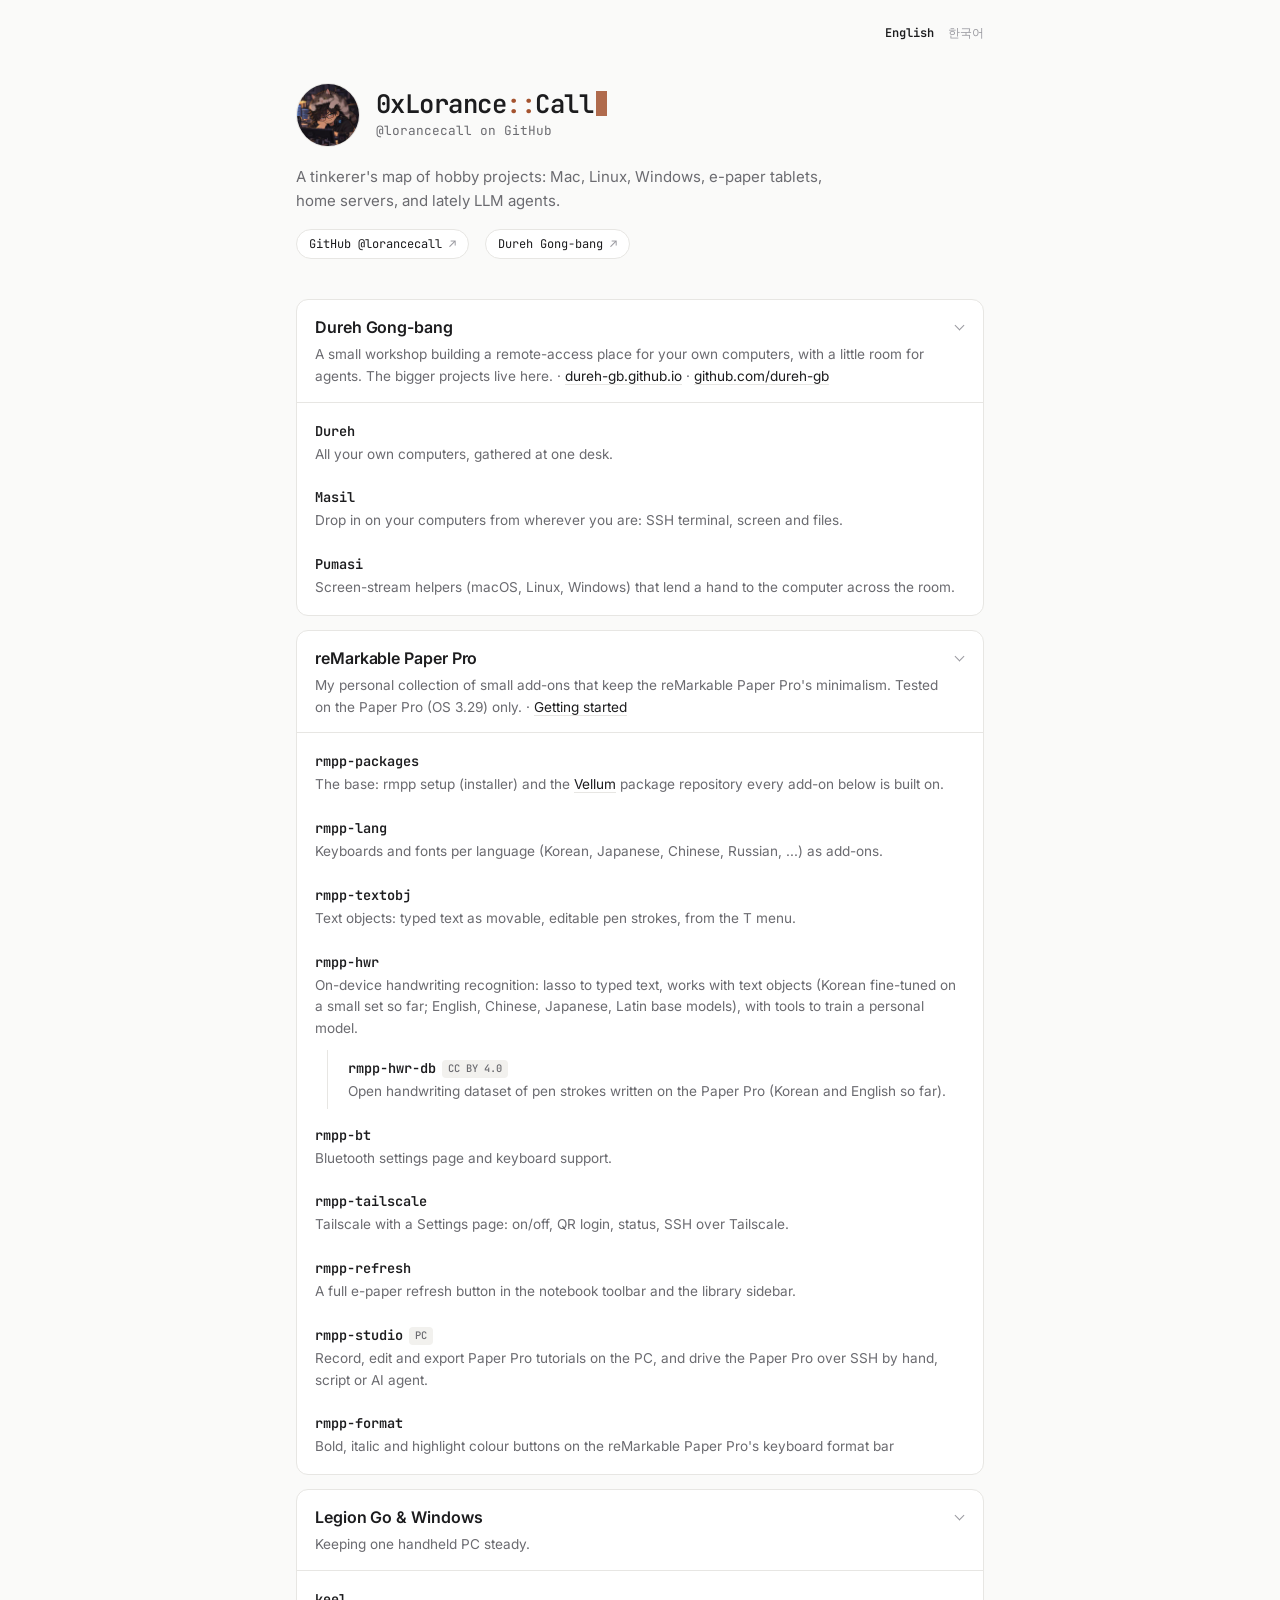
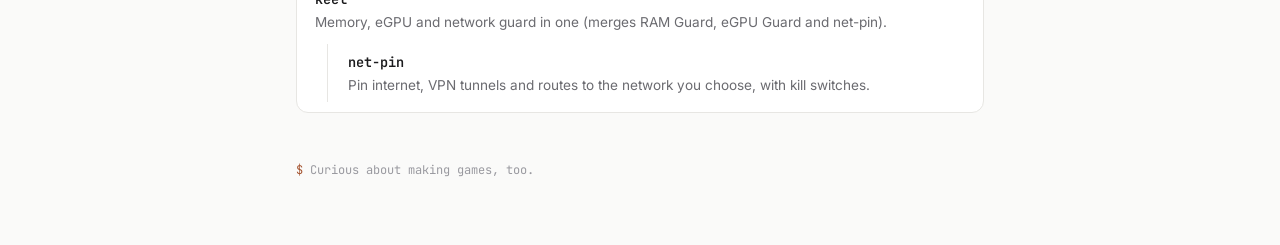
<file: index.html>
<!doctype html>
<html lang="en">
<head>
<meta charset="utf-8">
<meta name="viewport" content="width=device-width, initial-scale=1">
<title>0xLorance::Call</title>
<meta name="description" content="A map of Lorance Call's hobby projects">
<link rel="alternate" hreflang="ko" href="ko.html">
<link rel="preconnect" href="https://fonts.googleapis.com">
<link rel="preconnect" href="https://fonts.gstatic.com" crossorigin>
<link href="https://fonts.googleapis.com/css2?family=Inter:wght@400;600&family=JetBrains+Mono:wght@400;600&display=swap" rel="stylesheet">
<link rel="stylesheet" href="style.css">
</head>
<body>
<main>
<div class="lang"><strong>English</strong><a href="ko.html" hreflang="ko" lang="ko">한국어</a></div>
<header>
  <div class="who">
    <img class="avatar" src="images/github-avatar.jpg" alt="GitHub profile picture of lorancecall" width="64" height="64">
    <div>
      <h1>0xLorance<span class="sep">::</span>Call</h1>
      <p class="handle">@lorancecall on GitHub</p>
    </div>
  </div>
  <p>A tinkerer's map of hobby projects: Mac, Linux, Windows, e-paper tablets, home servers, and lately LLM agents.</p>
  <p class="links"><a href="https://github.com/lorancecall">GitHub @lorancecall</a> · <a href="https://dureh-gb.github.io">Dureh Gong-bang</a></p>
</header>

<nav class="tree" aria-label="Projects">
<ul>

  <li class="group">
    <details open>
      <summary class="node"><span class="name">Dureh Gong-bang</span>
        <span class="desc">A small workshop building a remote-access place for your own computers, with a little room for agents. The bigger projects live here. · <a href="https://dureh-gb.github.io">dureh-gb.github.io</a> · <a href="https://github.com/dureh-gb">github.com/dureh-gb</a></span>
      </summary>
      <ul>
        <li><span class="node"><a class="name" href="https://dureh-gb.github.io/dureh.html">Dureh</a>
          <span class="desc">All your own computers, gathered at one desk.</span></span></li>
        <li><span class="node"><a class="name" href="https://dureh-gb.github.io/masil.html">Masil</a>
          <span class="desc">Drop in on your computers from wherever you are: SSH terminal, screen and files.</span></span></li>
        <li><span class="node"><a class="name" href="https://dureh-gb.github.io/pumasi.html">Pumasi</a>
          <span class="desc">Screen-stream helpers (macOS, Linux, Windows) that lend a hand to the computer across the room.</span></span></li>
      </ul>
    </details>
  </li>

  <li class="group">
    <details open>
      <summary class="node"><a class="name" href="rmpp/">reMarkable Paper Pro</a>
        <span class="desc">My personal collection of small add-ons that keep the reMarkable Paper Pro's minimalism. Tested on the Paper Pro (OS 3.29) only. · <a href="rmpp/">Getting started</a></span>
      </summary>
      <ul>
<!-- rmpp:tree -->
        <li><span class="node"><a class="name" href="https://github.com/lorancecall/rmpp-packages">rmpp-packages</a>
          <span class="desc">The base: rmpp setup (installer) and the <a href="https://github.com/vellum-dev/vellum">Vellum</a> package repository every add-on below is built on.</span></span></li>
        <li><span class="node"><a class="name" href="https://github.com/lorancecall/rmpp-lang">rmpp-lang</a>
          <span class="desc">Keyboards and fonts per language (Korean, Japanese, Chinese, Russian, ...) as add-ons.</span></span></li>
        <li><span class="node"><a class="name" href="https://github.com/lorancecall/rmpp-textobj">rmpp-textobj</a>
          <span class="desc">Text objects: typed text as movable, editable pen strokes, from the T menu.</span></span></li>
        <li><span class="node"><a class="name" href="https://github.com/lorancecall/rmpp-hwr">rmpp-hwr</a>
          <span class="desc">On-device handwriting recognition: lasso to typed text, works with text objects (Korean fine-tuned on a small set so far; English, Chinese, Japanese, Latin base models), with tools to train a personal model.</span></span>
          <ul>
            <li><span class="node"><a class="name" href="https://github.com/lorancecall/rmpp-hwr-db">rmpp-hwr-db</a><span class="tag">CC BY 4.0</span>
              <span class="desc">Open handwriting dataset of pen strokes written on the Paper Pro (Korean and English so far).</span></span></li>
          </ul>
        </li>
        <li><span class="node"><a class="name" href="https://github.com/lorancecall/rmpp-bt">rmpp-bt</a>
          <span class="desc">Bluetooth settings page and keyboard support.</span></span></li>
        <li><span class="node"><a class="name" href="https://github.com/lorancecall/rmpp-tailscale">rmpp-tailscale</a>
          <span class="desc">Tailscale with a Settings page: on/off, QR login, status, SSH over Tailscale.</span></span></li>
        <li><span class="node"><a class="name" href="https://github.com/lorancecall/rmpp-refresh">rmpp-refresh</a>
          <span class="desc">A full e-paper refresh button in the notebook toolbar and the library sidebar.</span></span></li>
        <li><span class="node"><a class="name" href="https://github.com/lorancecall/rmpp-studio">rmpp-studio</a><span class="tag">PC</span>
          <span class="desc">Record, edit and export Paper Pro tutorials on the PC, and drive the Paper Pro over SSH by hand, script or AI agent.</span></span></li>
        <li><span class="node"><a class="name" href="https://github.com/lorancecall/rmpp-format">rmpp-format</a>
          <span class="desc">Bold, italic and highlight colour buttons on the reMarkable Paper Pro&#x27;s keyboard format bar</span></span></li>
<!-- /rmpp:tree -->
      </ul>
    </details>
  </li>

  <li class="group">
    <details open>
      <summary class="node"><span class="name">Legion Go &amp; Windows</span>
        <span class="desc">Keeping one handheld PC steady.</span>
      </summary>
      <ul>
        <li><span class="node"><a class="name" href="https://github.com/lorancecall/keel">keel</a>
          <span class="desc">Memory, eGPU and network guard in one (merges RAM Guard, eGPU Guard and net-pin).</span></span>
          <ul>
            <li><span class="node"><a class="name" href="https://github.com/lorancecall/net-pin">net-pin</a>
              <span class="desc">Pin internet, VPN tunnels and routes to the network you choose, with kill switches.</span></span></li>
          </ul>
        </li>
      </ul>
    </details>
  </li>

</ul>
</nav>

<footer>Curious about making games, too.</footer>
</main>
</body>
</html>
</file>
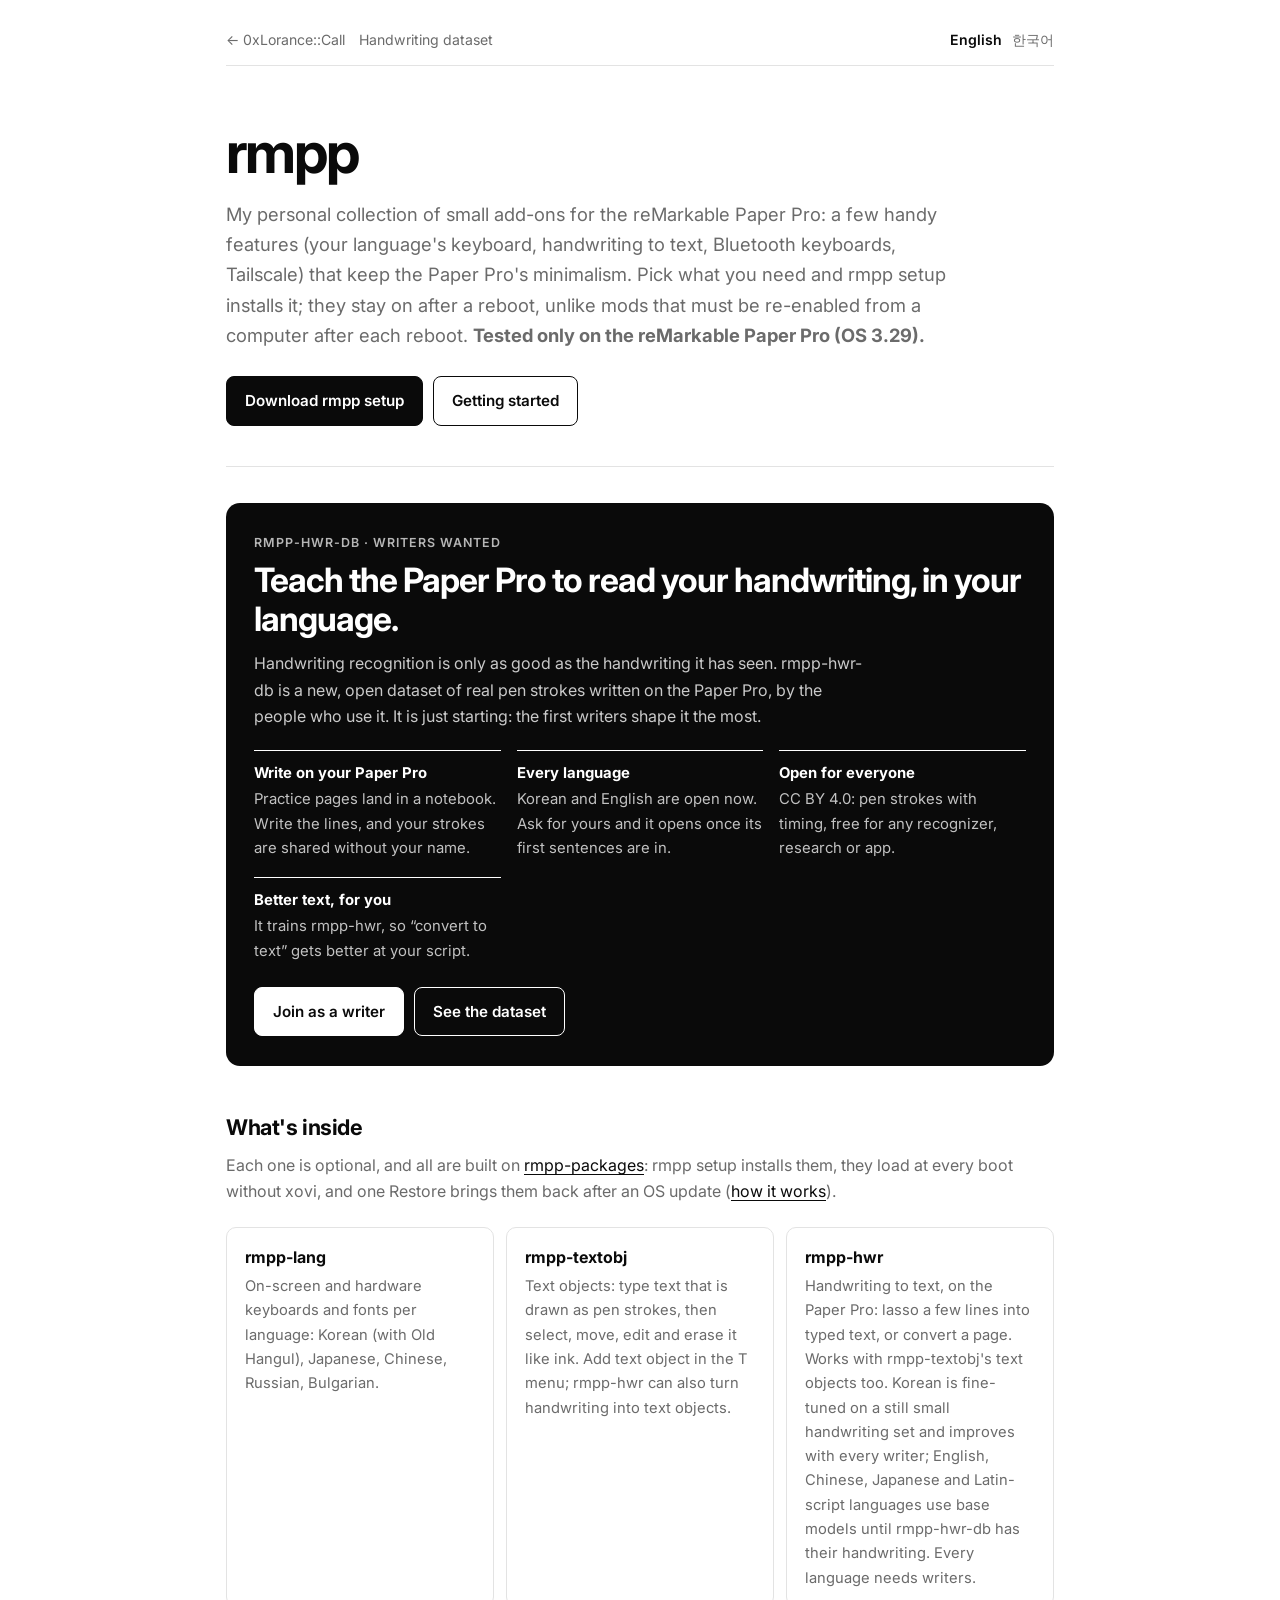
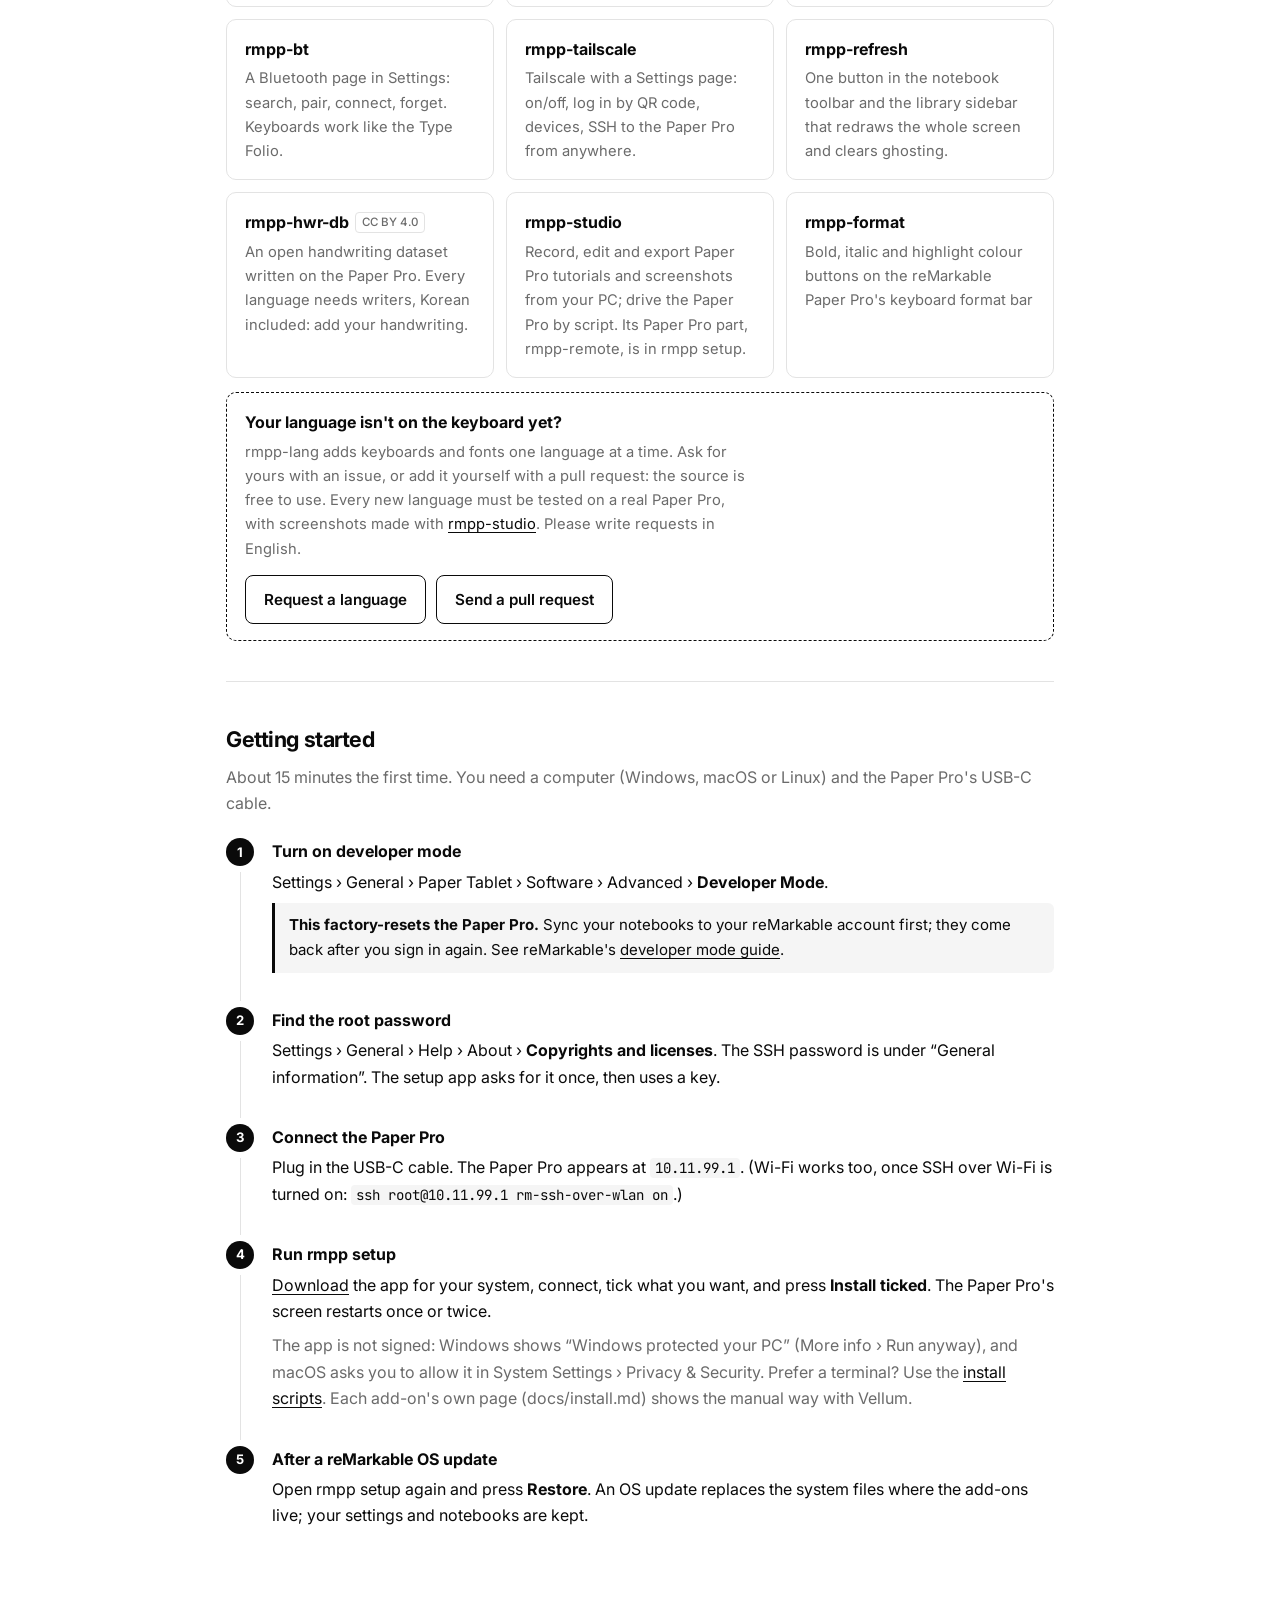
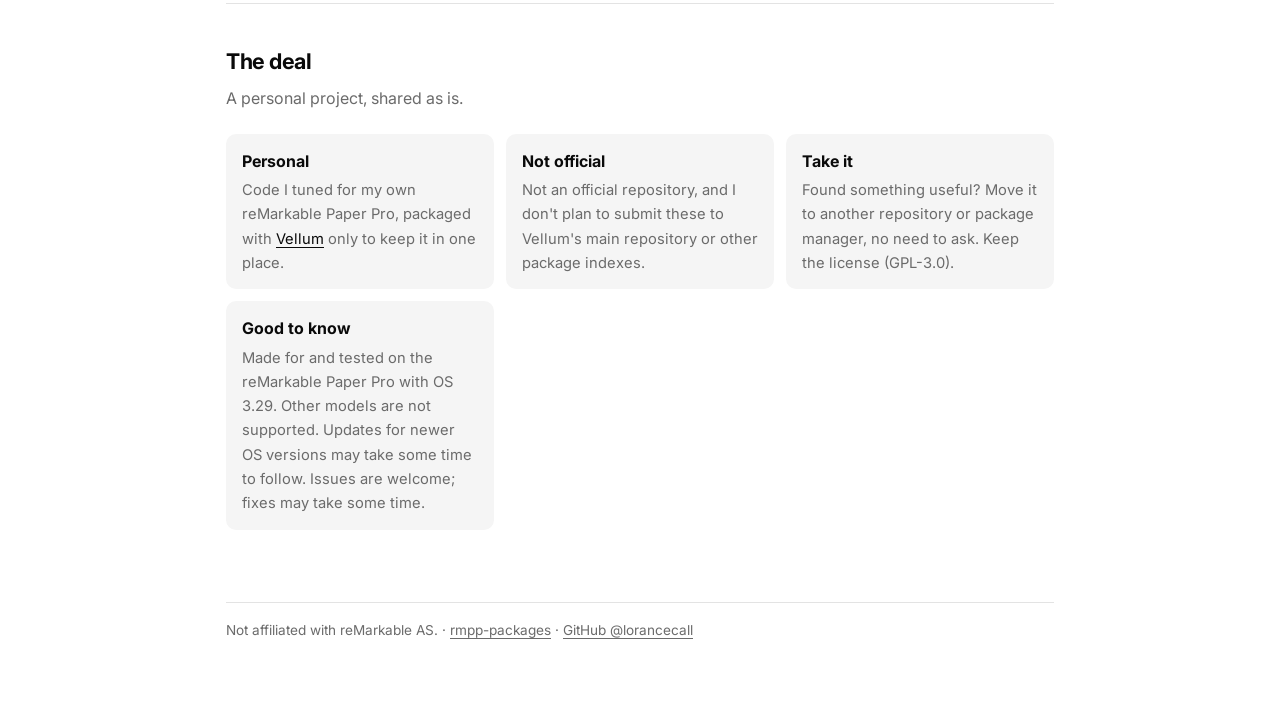
<file: rmpp/index.html>
<!doctype html>
<html lang="en">
<head>
<meta charset="utf-8">
<meta name="viewport" content="width=device-width, initial-scale=1">
<title>rmpp · add-ons for reMarkable Paper Pro</title>
<meta name="description" content="My personal collection of small add-ons for the reMarkable Paper Pro: a few handy features that keep its minimalism. Tested on the Paper Pro only.">
<link rel="alternate" hreflang="ko" href="ko.html">
<link rel="preconnect" href="https://fonts.googleapis.com">
<link rel="preconnect" href="https://fonts.gstatic.com" crossorigin>
<link href="https://fonts.googleapis.com/css2?family=Inter:wght@400;500;600;700&family=JetBrains+Mono:wght@400&display=swap" rel="stylesheet">
<link rel="stylesheet" href="style.css">
</head>
<body>
<main>
<div class="top">
  <nav><a href="../">← 0xLorance::Call</a><a href="#handwriting">Handwriting dataset</a></nav>
  <span class="langs"><strong>English</strong><a href="ko.html" hreflang="ko" lang="ko">한국어</a></span>
</div>

<div class="hero">
  <h1>rmpp</h1>
  <p class="lead">My personal collection of small add-ons for the reMarkable Paper Pro: a few handy features
    (your language's keyboard, handwriting to text, Bluetooth keyboards, Tailscale) that keep the Paper Pro's minimalism.
    Pick what you need and rmpp setup installs it; they stay on after a reboot, unlike mods that must be re-enabled
    from a computer after each reboot.
    <strong>Tested only on the reMarkable Paper Pro (OS 3.29).</strong></p>
  <div class="cta">
    <a class="btn primary" href="https://github.com/lorancecall/rmpp-packages/releases/latest">Download rmpp setup</a>
    <a class="btn" href="#start">Getting started</a>
  </div>
</div>

<section class="promo" id="handwriting">
  <p class="kicker">rmpp-hwr-db · writers wanted</p>
  <h2>Teach the Paper Pro to read your handwriting, in your language.</h2>
  <p class="sub">Handwriting recognition is only as good as the handwriting it has seen. rmpp-hwr-db is a new, open
    dataset of real pen strokes written on the Paper Pro, by the people who use it. It is just starting: the first
    writers shape it the most.</p>
  <ul class="points">
    <li><strong>Write on your Paper Pro</strong><span>Practice pages land in a notebook. Write the lines, and your
      strokes are shared without your name.</span></li>
    <li><strong>Every language</strong><span>Korean and English are open now. Ask for yours and it opens once its
      first sentences are in.</span></li>
    <li><strong>Open for everyone</strong><span>CC BY 4.0: pen strokes with timing, free for any recognizer,
      research or app.</span></li>
    <li><strong>Better text, for you</strong><span>It trains rmpp-hwr, so “convert to text” gets better at your script.</span></li>
  </ul>
  <div class="cta">
    <a class="btn primary" href="https://lorancecall.github.io/rmpp-hwr-db/">Join as a writer</a>
    <a class="btn" href="https://github.com/lorancecall/rmpp-hwr-db">See the dataset</a>
  </div>
</section>

<section id="mods">
  <h2>What's inside</h2>
  <p class="sub">Each one is optional, and all are built on <a href="https://github.com/lorancecall/rmpp-packages">rmpp-packages</a>: rmpp setup installs them,
    they load at every boot without xovi, and one Restore brings them back after an OS update (<a href="https://github.com/lorancecall/rmpp-packages/blob/main/docs/how-it-works.md">how it works</a>).</p>
  <div class="grid">
<!-- rmpp:cards -->
    <a class="card" href="https://github.com/lorancecall/rmpp-lang"><h3>rmpp-lang</h3>
      <p>On-screen and hardware keyboards and fonts per language: Korean (with Old Hangul), Japanese, Chinese, Russian, Bulgarian.</p></a>
    <a class="card" href="https://github.com/lorancecall/rmpp-textobj"><h3>rmpp-textobj</h3>
      <p>Text objects: type text that is drawn as pen strokes, then select, move, edit and erase it like ink. Add text object in the T menu; rmpp-hwr can also turn handwriting into text objects.</p></a>
    <a class="card" href="https://github.com/lorancecall/rmpp-hwr"><h3>rmpp-hwr</h3>
      <p>Handwriting to text, on the Paper Pro: lasso a few lines into typed text, or convert a page. Works with rmpp-textobj's text objects too. Korean is fine-tuned on a still small handwriting set and improves with every writer; English, Chinese, Japanese and Latin-script languages use base models until rmpp-hwr-db has their handwriting. Every language needs writers.</p></a>
    <a class="card" href="https://github.com/lorancecall/rmpp-bt"><h3>rmpp-bt</h3>
      <p>A Bluetooth page in Settings: search, pair, connect, forget. Keyboards work like the Type Folio.</p></a>
    <a class="card" href="https://github.com/lorancecall/rmpp-tailscale"><h3>rmpp-tailscale</h3>
      <p>Tailscale with a Settings page: on/off, log in by QR code, devices, SSH to the Paper Pro from anywhere.</p></a>
    <a class="card" href="https://github.com/lorancecall/rmpp-refresh"><h3>rmpp-refresh</h3>
      <p>One button in the notebook toolbar and the library sidebar that redraws the whole screen and clears ghosting.</p></a>
    <a class="card" href="https://github.com/lorancecall/rmpp-hwr-db"><h3>rmpp-hwr-db<span class="tag">CC BY 4.0</span></h3>
      <p>An open handwriting dataset written on the Paper Pro. Every language needs writers, Korean included: add your handwriting.</p></a>
    <a class="card" href="https://github.com/lorancecall/rmpp-studio"><h3>rmpp-studio</h3>
      <p>Record, edit and export Paper Pro tutorials and screenshots from your PC; drive the Paper Pro by script. Its Paper Pro part, rmpp-remote, is in rmpp setup.</p></a>
    <a class="card" href="https://github.com/lorancecall/rmpp-format"><h3>rmpp-format</h3>
      <p>Bold, italic and highlight colour buttons on the reMarkable Paper Pro&#x27;s keyboard format bar</p></a>
<!-- /rmpp:cards -->
  </div>
  <div class="ask" id="language-request">
    <div><h3>Your language isn't on the keyboard yet?</h3>
      <p>rmpp-lang adds keyboards and fonts one language at a time. Ask for yours with an issue, or add it yourself
        with a pull request: the source is free to use. Every new language must be tested on a real Paper Pro, with
        screenshots made with <a href="https://github.com/lorancecall/rmpp-studio">rmpp-studio</a>. Please write requests in English.</p></div>
    <div class="cta">
      <a class="btn" href="https://github.com/lorancecall/rmpp-lang/issues/new?template=language-request.yml">Request a language</a>
      <a class="btn" href="https://github.com/lorancecall/rmpp-lang/pulls">Send a pull request</a>
    </div>
  </div>
</section>

<section id="start">
  <h2>Getting started</h2>
  <p class="sub">About 15 minutes the first time. You need a computer (Windows, macOS or Linux) and the Paper Pro's USB-C cable.</p>
  <ol class="steps">
    <li><h3>Turn on developer mode</h3>
      <p>Settings › General › Paper Tablet › Software › Advanced › <strong>Developer Mode</strong>.</p>
      <div class="warn"><strong>This factory-resets the Paper Pro.</strong> Sync your notebooks to your reMarkable account first;
        they come back after you sign in again. See reMarkable's
        <a href="https://developer.remarkable.com/documentation/developer-mode">developer mode guide</a>.</div></li>
    <li><h3>Find the root password</h3>
      <p>Settings › General › Help › About › <strong>Copyrights and licenses</strong>. The SSH password is under
        “General information”. The setup app asks for it once, then uses a key.</p></li>
    <li><h3>Connect the Paper Pro</h3>
      <p>Plug in the USB-C cable. The Paper Pro appears at <code>10.11.99.1</code>. (Wi-Fi works too, once SSH over
        Wi-Fi is turned on: <code>ssh root@10.11.99.1 rm-ssh-over-wlan on</code>.)</p></li>
    <li><h3>Run rmpp setup</h3>
      <p><a href="https://github.com/lorancecall/rmpp-packages/releases/latest">Download</a> the app for your system,
        connect, tick what you want, and press <strong>Install ticked</strong>. The Paper Pro's screen restarts once or twice.</p>
      <p class="muted">The app is not signed: Windows shows “Windows protected your PC” (More info › Run anyway), and
        macOS asks you to allow it in System Settings › Privacy &amp; Security. Prefer a terminal? Use the
        <a href="https://github.com/lorancecall/rmpp-packages#install">install scripts</a>. Each add-on's own page
        (docs/install.md) shows the manual way with Vellum.</p></li>
    <li><h3>After a reMarkable OS update</h3>
      <p>Open rmpp setup again and press <strong>Restore</strong>. An OS update replaces the system files where the
        add-ons live; your settings and notebooks are kept.</p></li>
  </ol>
</section>

<section id="terms">
  <h2>The deal</h2>
  <p class="sub">A personal project, shared as is.</p>
  <div class="terms">
    <div><h3>Personal</h3><p>Code I tuned for my own reMarkable Paper Pro, packaged with <a href="https://github.com/vellum-dev/vellum">Vellum</a> only to keep it in one place.</p></div>
    <div><h3>Not official</h3><p>Not an official repository, and I don't plan to submit these to Vellum's main repository or other package indexes.</p></div>
    <div><h3>Take it</h3><p>Found something useful? Move it to another repository or package manager, no need to ask. Keep the license (GPL-3.0).</p></div>
    <div><h3>Good to know</h3><p>Made for and tested on the reMarkable Paper Pro with OS 3.29. Other models are not supported. Updates for newer OS versions may take some time to follow. Issues are welcome; fixes may take some time.</p></div>
  </div>
</section>

<footer>
  Not affiliated with reMarkable AS. · <a href="https://github.com/lorancecall/rmpp-packages">rmpp-packages</a> ·
  <a href="https://github.com/lorancecall">GitHub @lorancecall</a>
</footer>
</main>
</body>
</html>
</file>
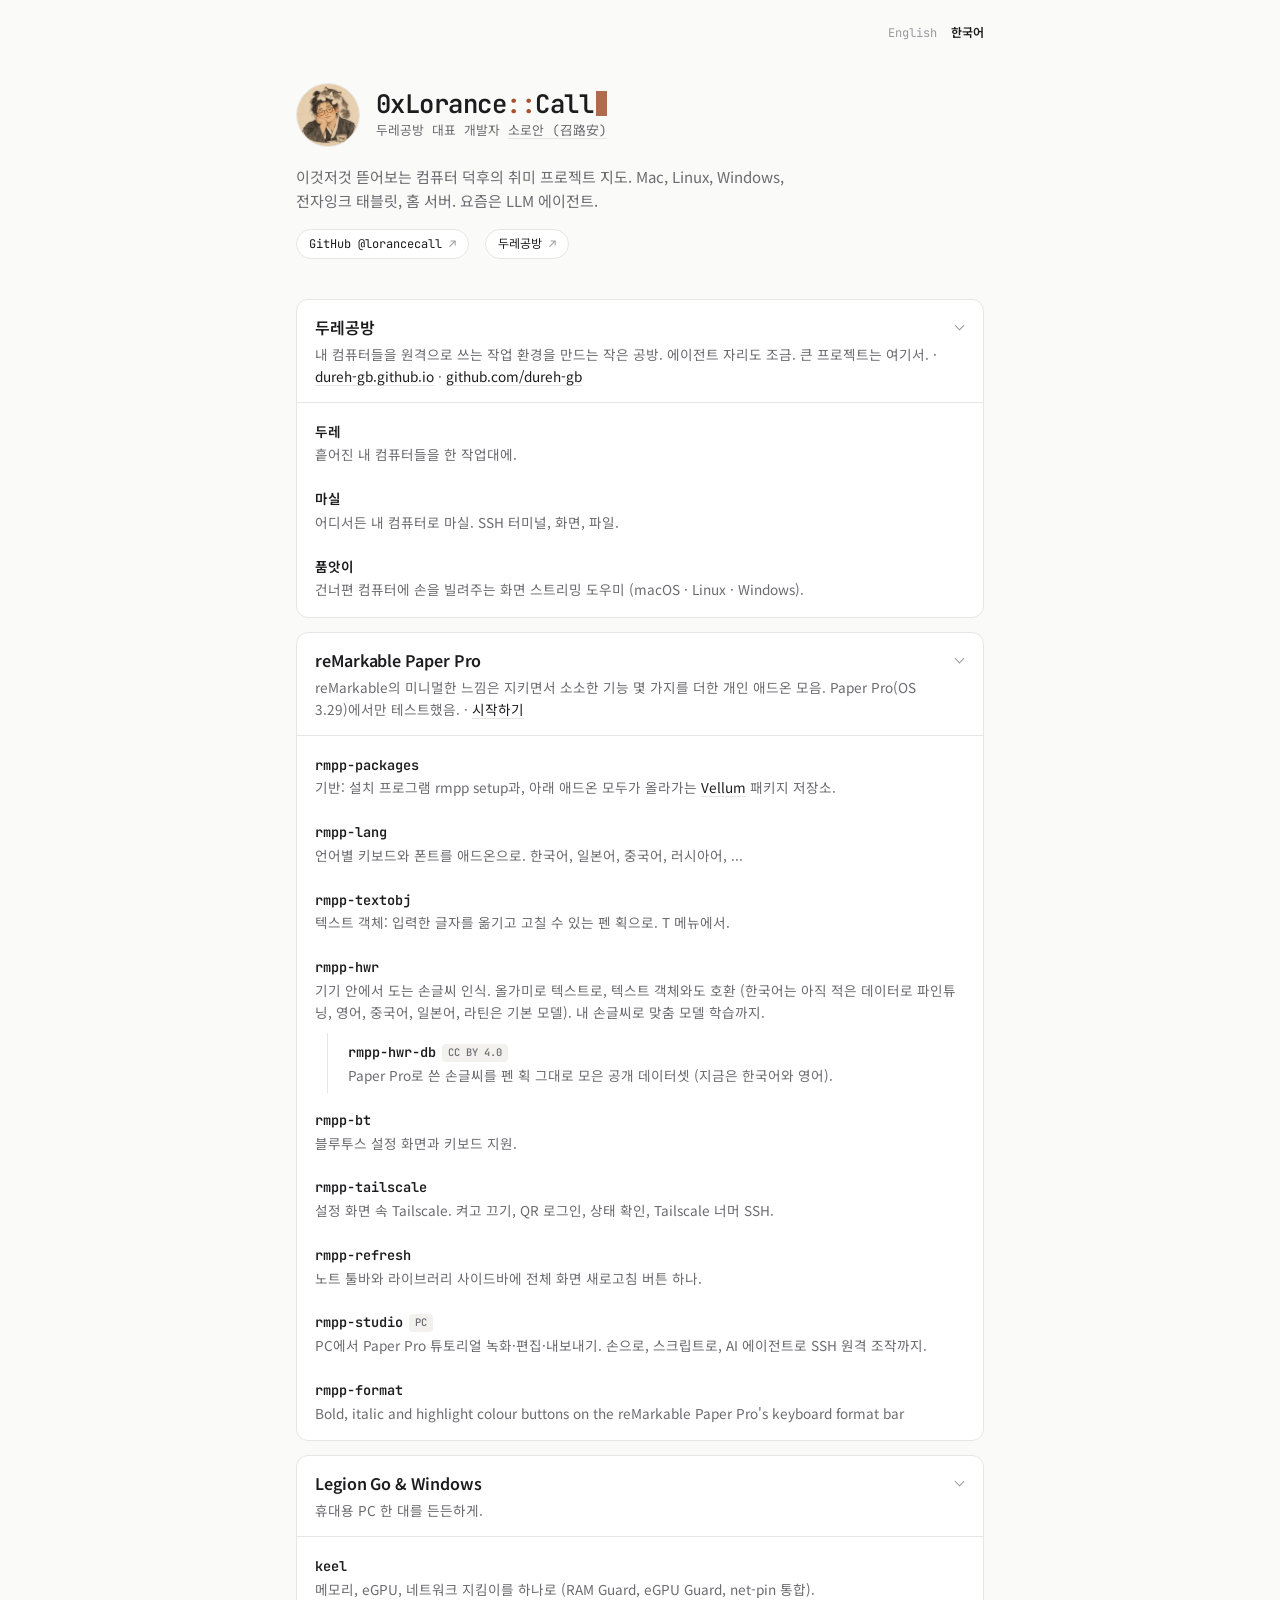
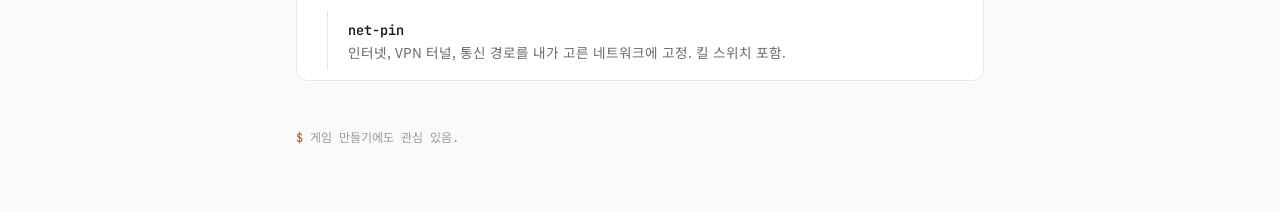
<file: ko.html>
<!doctype html>
<html lang="ko">
<head>
<meta charset="utf-8">
<meta name="viewport" content="width=device-width, initial-scale=1">
<title>0xLorance::Call</title>
<meta name="description" content="Lorance Call의 취미 프로젝트 지도">
<link rel="alternate" hreflang="en" href="./">
<link rel="preconnect" href="https://fonts.googleapis.com">
<link rel="preconnect" href="https://fonts.gstatic.com" crossorigin>
<link href="https://fonts.googleapis.com/css2?family=JetBrains+Mono:wght@400;600&family=Noto+Sans+KR:wght@400;600;700&display=swap" rel="stylesheet">
<link rel="stylesheet" href="style.css">
<style>body { font-family: "Noto Sans KR", system-ui, sans-serif; }</style>
</head>
<body>
<main>
<div class="lang"><a href="./" hreflang="en" lang="en">English</a><strong>한국어</strong></div>
<header>
  <div class="who">
    <img class="avatar" src="images/soroan-256.webp" srcset="images/soroan-256.webp 1x, images/soroan-512.webp 2x" alt="두레공방 대표 개발자 소로안의 프로필 그림" width="64" height="64">
    <div>
      <h1>0xLorance<span class="sep">::</span>Call</h1>
      <p class="handle">두레공방 대표 개발자 <a href="https://dureh-gb.github.io/#people">소로안 (召路安)</a></p>
    </div>
  </div>
  <p>이것저것 뜯어보는 컴퓨터 덕후의 취미 프로젝트 지도. Mac, Linux, Windows, 전자잉크 태블릿, 홈 서버. 요즘은 LLM 에이전트.</p>
  <p class="links"><a href="https://github.com/lorancecall">GitHub @lorancecall</a> · <a href="https://dureh-gb.github.io">두레공방</a></p>
</header>

<nav class="tree" aria-label="프로젝트">
<ul>

  <li class="group">
    <details open>
      <summary class="node"><span class="name">두레공방</span>
        <span class="desc">내 컴퓨터들을 원격으로 쓰는 작업 환경을 만드는 작은 공방. 에이전트 자리도 조금. 큰 프로젝트는 여기서. · <a href="https://dureh-gb.github.io">dureh-gb.github.io</a> · <a href="https://github.com/dureh-gb">github.com/dureh-gb</a></span>
      </summary>
      <ul>
        <li><span class="node"><a class="name" href="https://dureh-gb.github.io/dureh.html">두레</a>
          <span class="desc">흩어진 내 컴퓨터들을 한 작업대에.</span></span></li>
        <li><span class="node"><a class="name" href="https://dureh-gb.github.io/masil.html">마실</a>
          <span class="desc">어디서든 내 컴퓨터로 마실. SSH 터미널, 화면, 파일.</span></span></li>
        <li><span class="node"><a class="name" href="https://dureh-gb.github.io/pumasi.html">품앗이</a>
          <span class="desc">건너편 컴퓨터에 손을 빌려주는 화면 스트리밍 도우미 (macOS · Linux · Windows).</span></span></li>
      </ul>
    </details>
  </li>

  <li class="group">
    <details open>
      <summary class="node"><a class="name" href="rmpp/ko.html">reMarkable Paper Pro</a>
        <span class="desc">reMarkable의 미니멀한 느낌은 지키면서 소소한 기능 몇 가지를 더한 개인 애드온 모음. Paper Pro(OS 3.29)에서만 테스트했음. · <a href="rmpp/ko.html">시작하기</a></span>
      </summary>
      <ul>
<!-- rmpp:tree -->
        <li><span class="node"><a class="name" href="https://github.com/lorancecall/rmpp-packages">rmpp-packages</a>
          <span class="desc">기반: 설치 프로그램 rmpp setup과, 아래 애드온 모두가 올라가는 <a href="https://github.com/vellum-dev/vellum">Vellum</a> 패키지 저장소.</span></span></li>
        <li><span class="node"><a class="name" href="https://github.com/lorancecall/rmpp-lang">rmpp-lang</a>
          <span class="desc">언어별 키보드와 폰트를 애드온으로. 한국어, 일본어, 중국어, 러시아어, ...</span></span></li>
        <li><span class="node"><a class="name" href="https://github.com/lorancecall/rmpp-textobj">rmpp-textobj</a>
          <span class="desc">텍스트 객체: 입력한 글자를 옮기고 고칠 수 있는 펜 획으로. T 메뉴에서.</span></span></li>
        <li><span class="node"><a class="name" href="https://github.com/lorancecall/rmpp-hwr">rmpp-hwr</a>
          <span class="desc">기기 안에서 도는 손글씨 인식. 올가미로 텍스트로, 텍스트 객체와도 호환 (한국어는 아직 적은 데이터로 파인튜닝, 영어, 중국어, 일본어, 라틴은 기본 모델). 내 손글씨로 맞춤 모델 학습까지.</span></span>
          <ul>
            <li><span class="node"><a class="name" href="https://github.com/lorancecall/rmpp-hwr-db">rmpp-hwr-db</a><span class="tag">CC BY 4.0</span>
              <span class="desc">Paper Pro로 쓴 손글씨를 펜 획 그대로 모은 공개 데이터셋 (지금은 한국어와 영어).</span></span></li>
          </ul>
        </li>
        <li><span class="node"><a class="name" href="https://github.com/lorancecall/rmpp-bt">rmpp-bt</a>
          <span class="desc">블루투스 설정 화면과 키보드 지원.</span></span></li>
        <li><span class="node"><a class="name" href="https://github.com/lorancecall/rmpp-tailscale">rmpp-tailscale</a>
          <span class="desc">설정 화면 속 Tailscale. 켜고 끄기, QR 로그인, 상태 확인, Tailscale 너머 SSH.</span></span></li>
        <li><span class="node"><a class="name" href="https://github.com/lorancecall/rmpp-refresh">rmpp-refresh</a>
          <span class="desc">노트 툴바와 라이브러리 사이드바에 전체 화면 새로고침 버튼 하나.</span></span></li>
        <li><span class="node"><a class="name" href="https://github.com/lorancecall/rmpp-studio">rmpp-studio</a><span class="tag">PC</span>
          <span class="desc">PC에서 Paper Pro 튜토리얼 녹화·편집·내보내기. 손으로, 스크립트로, AI 에이전트로 SSH 원격 조작까지.</span></span></li>
        <li><span class="node"><a class="name" href="https://github.com/lorancecall/rmpp-format">rmpp-format</a>
          <span class="desc">Bold, italic and highlight colour buttons on the reMarkable Paper Pro&#x27;s keyboard format bar</span></span></li>
<!-- /rmpp:tree -->
      </ul>
    </details>
  </li>

  <li class="group">
    <details open>
      <summary class="node"><span class="name">Legion Go &amp; Windows</span>
        <span class="desc">휴대용 PC 한 대를 든든하게.</span>
      </summary>
      <ul>
        <li><span class="node"><a class="name" href="https://github.com/lorancecall/keel">keel</a>
          <span class="desc">메모리, eGPU, 네트워크 지킴이를 하나로 (RAM Guard, eGPU Guard, net-pin 통합).</span></span>
          <ul>
            <li><span class="node"><a class="name" href="https://github.com/lorancecall/net-pin">net-pin</a>
              <span class="desc">인터넷, VPN 터널, 통신 경로를 내가 고른 네트워크에 고정. 킬 스위치 포함.</span></span></li>
          </ul>
        </li>
      </ul>
    </details>
  </li>

</ul>
</nav>

<footer>게임 만들기에도 관심 있음.</footer>
</main>
</body>
</html>
</file>
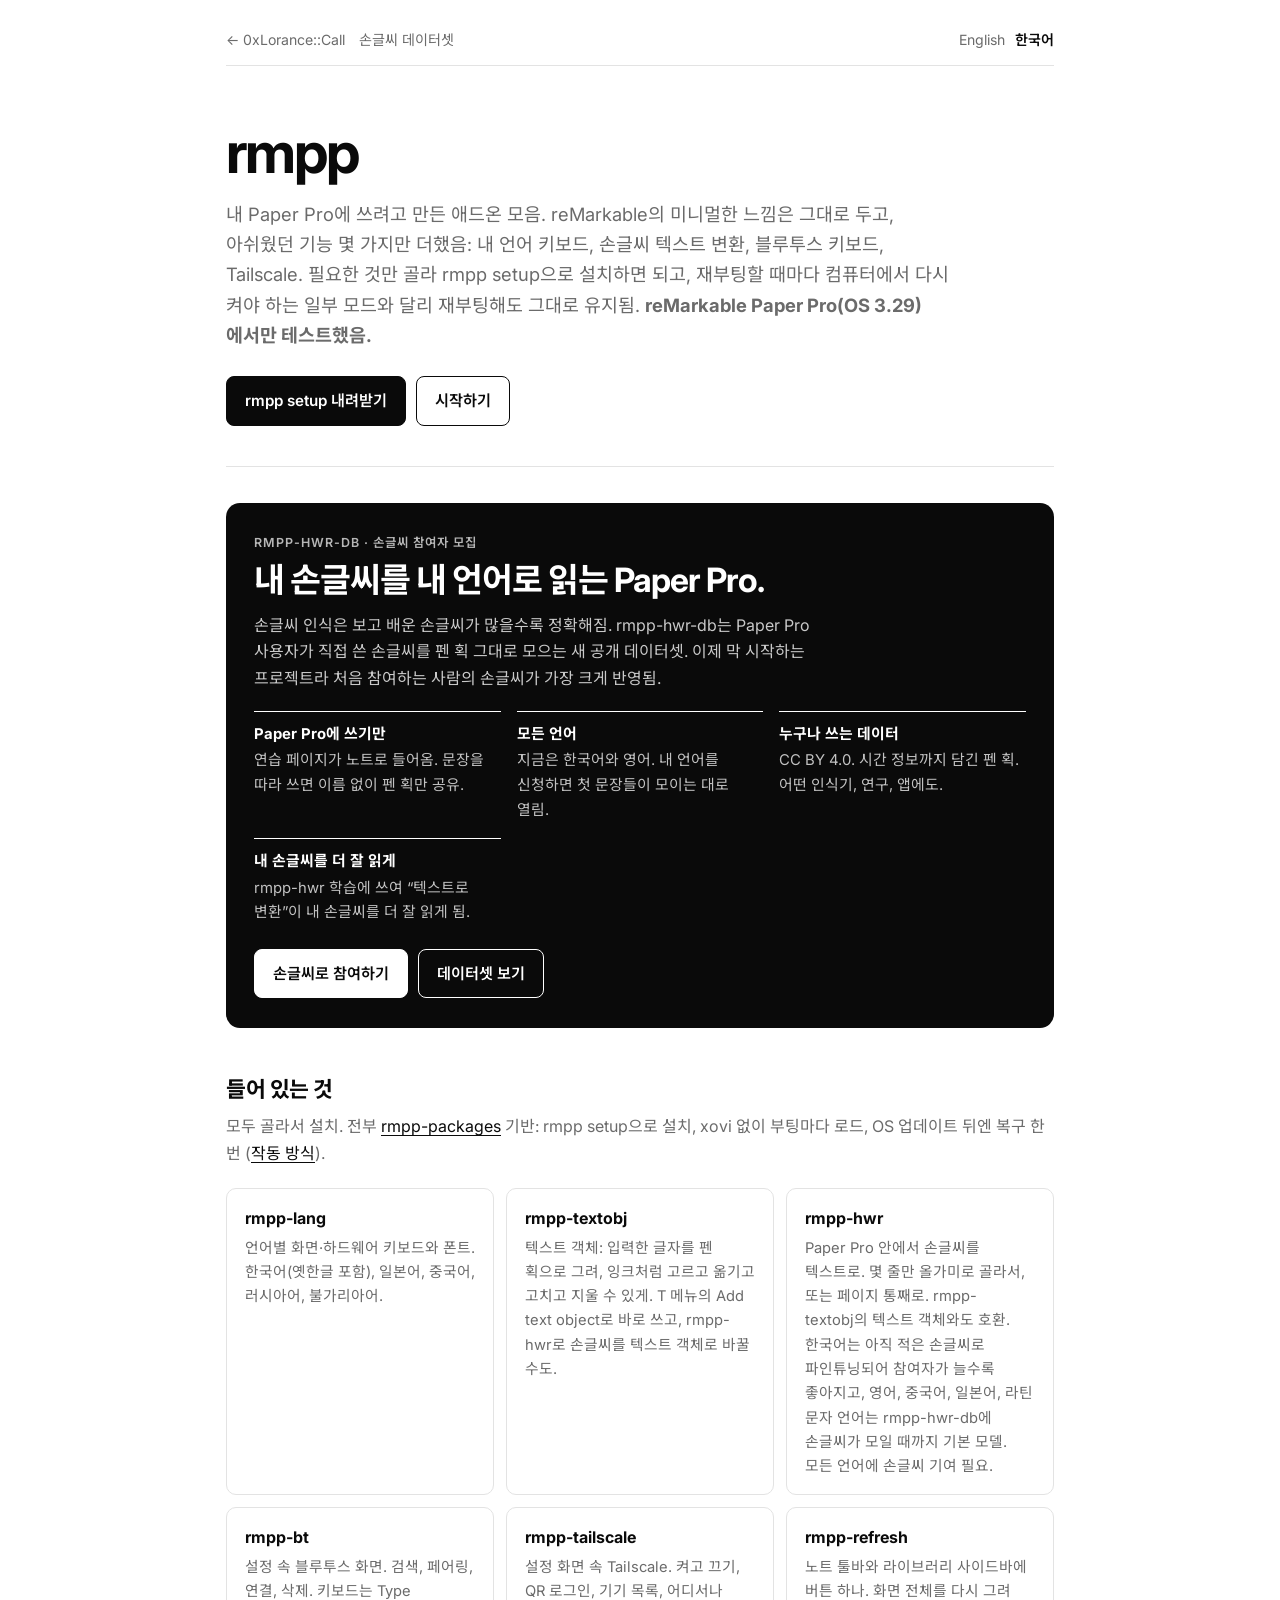
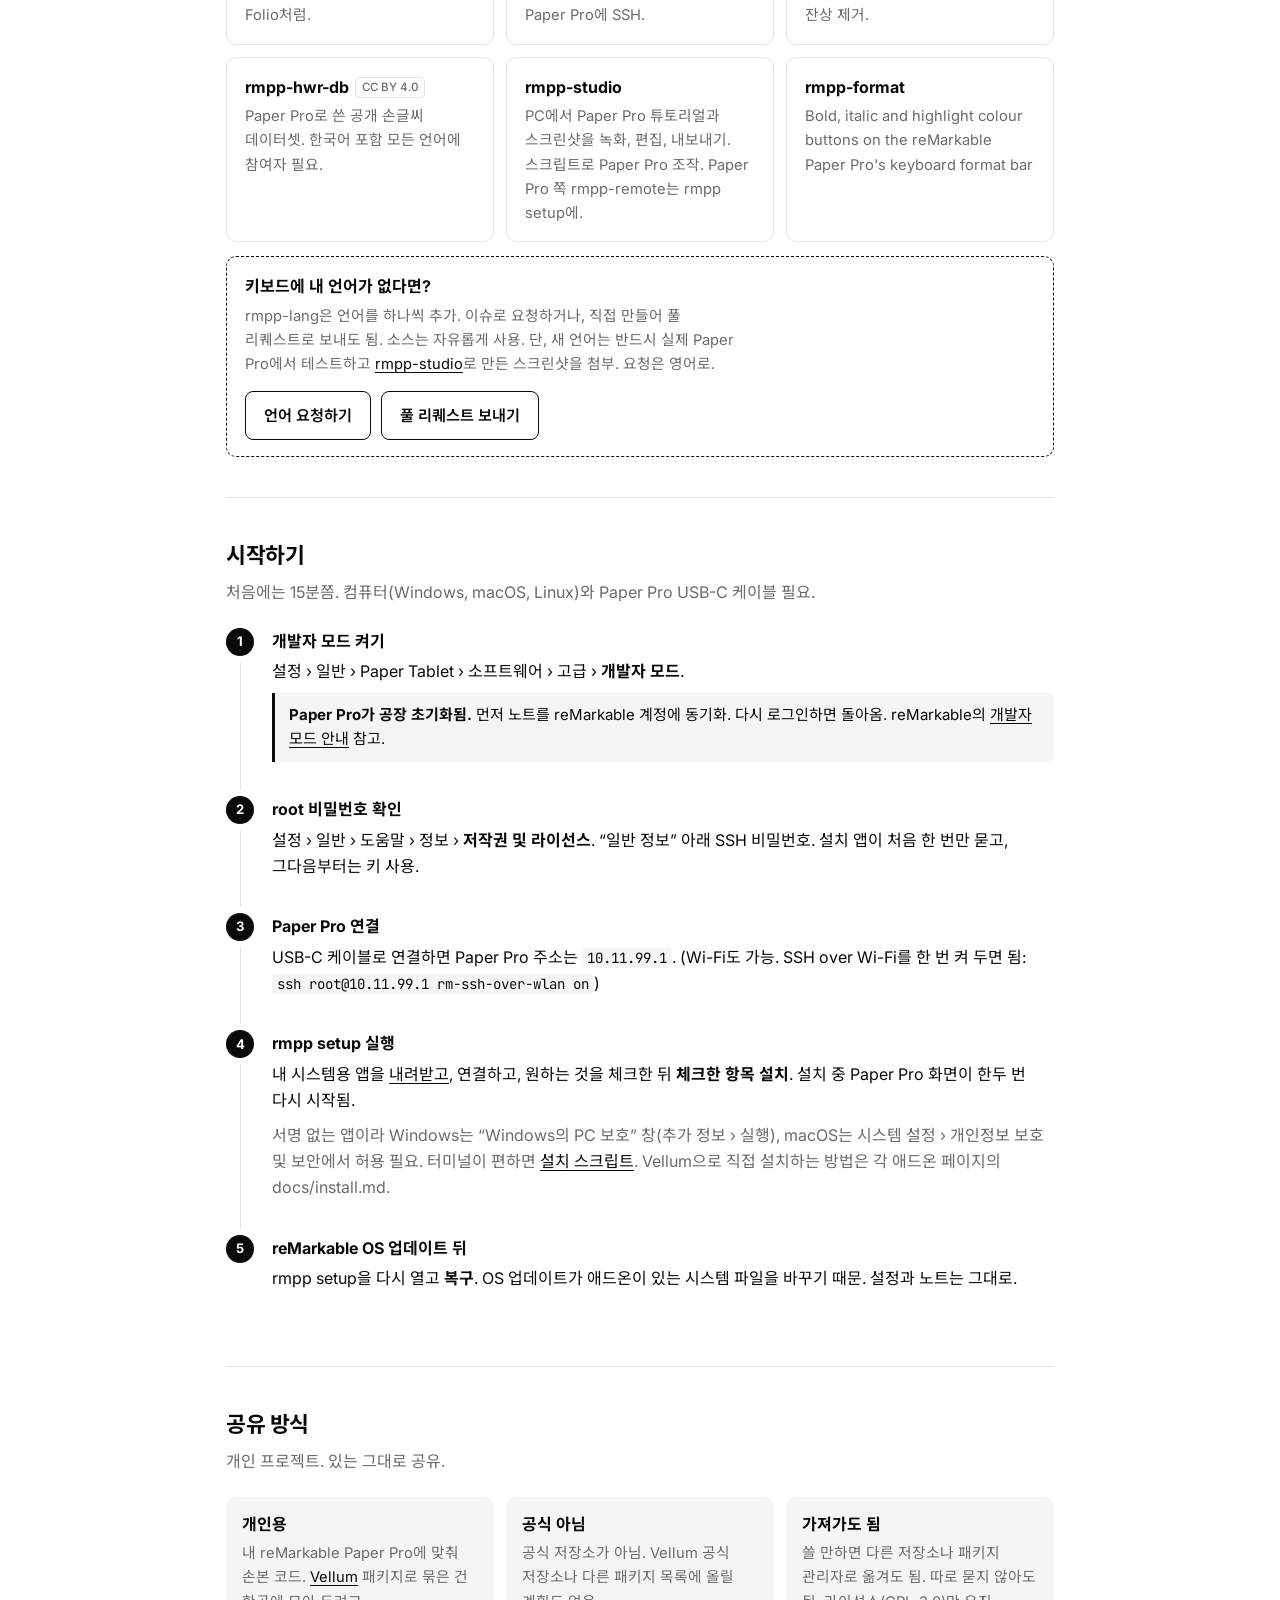
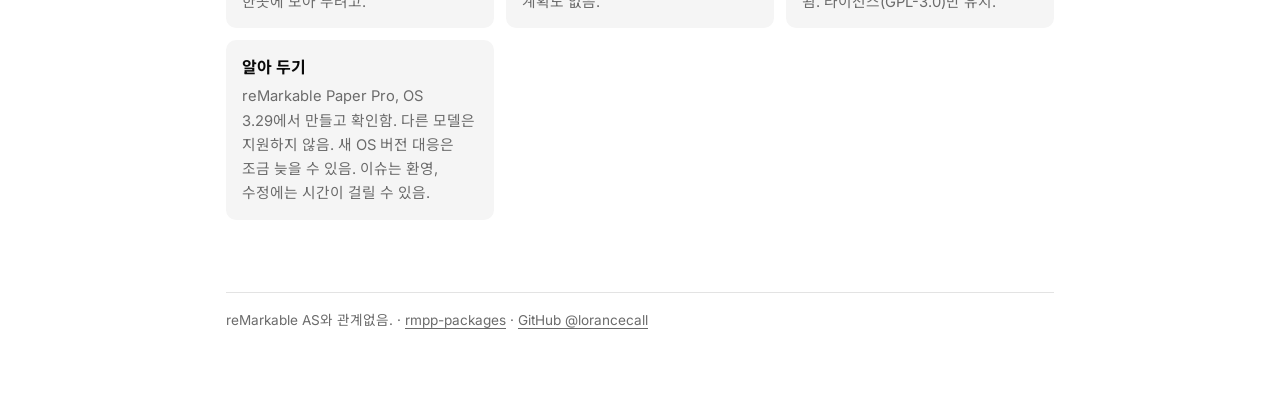
<file: rmpp/ko.html>
<!doctype html>
<html lang="ko">
<head>
<meta charset="utf-8">
<meta name="viewport" content="width=device-width, initial-scale=1">
<title>rmpp · reMarkable Paper Pro 애드온</title>
<meta name="description" content="내 reMarkable Paper Pro에 쓰려고 만든 애드온 모음. 미니멀한 느낌은 그대로 두고 소소한 기능 몇 가지를 더했음. Paper Pro에서만 테스트했음.">
<link rel="alternate" hreflang="en" href="./">
<link rel="preconnect" href="https://fonts.googleapis.com">
<link rel="preconnect" href="https://fonts.gstatic.com" crossorigin>
<link href="https://fonts.googleapis.com/css2?family=Inter:wght@400;500;600;700&family=JetBrains+Mono:wght@400&family=Noto+Sans+KR:wght@400;500;700&display=swap" rel="stylesheet">
<link rel="stylesheet" href="style.css">
</head>
<body>
<main>
<div class="top">
  <nav><a href="../ko.html">← 0xLorance::Call</a><a href="#handwriting">손글씨 데이터셋</a></nav>
  <span class="langs"><a href="./" hreflang="en" lang="en">English</a><strong>한국어</strong></span>
</div>

<div class="hero">
  <h1>rmpp</h1>
  <p class="lead">내 Paper Pro에 쓰려고 만든 애드온 모음. reMarkable의 미니멀한 느낌은 그대로 두고, 아쉬웠던 기능 몇 가지만
    더했음: 내 언어 키보드, 손글씨 텍스트 변환, 블루투스 키보드, Tailscale. 필요한 것만 골라 rmpp setup으로 설치하면 되고,
    재부팅할 때마다 컴퓨터에서 다시 켜야 하는 일부 모드와 달리
    재부팅해도 그대로 유지됨. <strong>reMarkable Paper Pro(OS 3.29)에서만 테스트했음.</strong></p>
  <div class="cta">
    <a class="btn primary" href="https://github.com/lorancecall/rmpp-packages/releases/latest">rmpp setup 내려받기</a>
    <a class="btn" href="#start">시작하기</a>
  </div>
</div>

<section class="promo" id="handwriting">
  <p class="kicker">rmpp-hwr-db · 손글씨 참여자 모집</p>
  <h2>내 손글씨를 내 언어로 읽는 Paper Pro.</h2>
  <p class="sub">손글씨 인식은 보고 배운 손글씨가 많을수록 정확해짐. rmpp-hwr-db는 Paper Pro 사용자가 직접 쓴 손글씨를 펜 획 그대로 모으는 새 공개
    데이터셋. 이제 막 시작하는 프로젝트라 처음 참여하는 사람의 손글씨가 가장 크게 반영됨.</p>
  <ul class="points">
    <li><strong>Paper Pro에 쓰기만</strong><span>연습 페이지가 노트로 들어옴. 문장을 따라 쓰면 이름 없이 펜 획만 공유.</span></li>
    <li><strong>모든 언어</strong><span>지금은 한국어와 영어. 내 언어를 신청하면 첫 문장들이 모이는 대로 열림.</span></li>
    <li><strong>누구나 쓰는 데이터</strong><span>CC BY 4.0. 시간 정보까지 담긴 펜 획. 어떤 인식기, 연구, 앱에도.</span></li>
    <li><strong>내 손글씨를 더 잘 읽게</strong><span>rmpp-hwr 학습에 쓰여 “텍스트로 변환”이 내 손글씨를 더 잘 읽게 됨.</span></li>
  </ul>
  <div class="cta">
    <a class="btn primary" href="https://lorancecall.github.io/rmpp-hwr-db/?lang=ko">손글씨로 참여하기</a>
    <a class="btn" href="https://github.com/lorancecall/rmpp-hwr-db">데이터셋 보기</a>
  </div>
</section>

<section id="mods">
  <h2>들어 있는 것</h2>
  <p class="sub">모두 골라서 설치. 전부 <a href="https://github.com/lorancecall/rmpp-packages">rmpp-packages</a> 기반: rmpp setup으로 설치, xovi 없이 부팅마다
    로드, OS 업데이트 뒤엔 복구 한 번 (<a href="https://github.com/lorancecall/rmpp-packages/blob/main/docs/how-it-works.md">작동 방식</a>).</p>
  <div class="grid">
<!-- rmpp:cards -->
    <a class="card" href="https://github.com/lorancecall/rmpp-lang"><h3>rmpp-lang</h3>
      <p>언어별 화면·하드웨어 키보드와 폰트. 한국어(옛한글 포함), 일본어, 중국어, 러시아어, 불가리아어.</p></a>
    <a class="card" href="https://github.com/lorancecall/rmpp-textobj"><h3>rmpp-textobj</h3>
      <p>텍스트 객체: 입력한 글자를 펜 획으로 그려, 잉크처럼 고르고 옮기고 고치고 지울 수 있게. T 메뉴의 Add text object로 바로 쓰고, rmpp-hwr로 손글씨를 텍스트 객체로 바꿀 수도.</p></a>
    <a class="card" href="https://github.com/lorancecall/rmpp-hwr"><h3>rmpp-hwr</h3>
      <p>Paper Pro 안에서 손글씨를 텍스트로. 몇 줄만 올가미로 골라서, 또는 페이지 통째로. rmpp-textobj의 텍스트 객체와도 호환. 한국어는 아직 적은 손글씨로 파인튜닝되어 참여자가 늘수록 좋아지고, 영어, 중국어, 일본어, 라틴 문자 언어는 rmpp-hwr-db에 손글씨가 모일 때까지 기본 모델. 모든 언어에 손글씨 기여 필요.</p></a>
    <a class="card" href="https://github.com/lorancecall/rmpp-bt"><h3>rmpp-bt</h3>
      <p>설정 속 블루투스 화면. 검색, 페어링, 연결, 삭제. 키보드는 Type Folio처럼.</p></a>
    <a class="card" href="https://github.com/lorancecall/rmpp-tailscale"><h3>rmpp-tailscale</h3>
      <p>설정 화면 속 Tailscale. 켜고 끄기, QR 로그인, 기기 목록, 어디서나 Paper Pro에 SSH.</p></a>
    <a class="card" href="https://github.com/lorancecall/rmpp-refresh"><h3>rmpp-refresh</h3>
      <p>노트 툴바와 라이브러리 사이드바에 버튼 하나. 화면 전체를 다시 그려 잔상 제거.</p></a>
    <a class="card" href="https://github.com/lorancecall/rmpp-hwr-db"><h3>rmpp-hwr-db<span class="tag">CC BY 4.0</span></h3>
      <p>Paper Pro로 쓴 공개 손글씨 데이터셋. 한국어 포함 모든 언어에 참여자 필요.</p></a>
    <a class="card" href="https://github.com/lorancecall/rmpp-studio"><h3>rmpp-studio</h3>
      <p>PC에서 Paper Pro 튜토리얼과 스크린샷을 녹화, 편집, 내보내기. 스크립트로 Paper Pro 조작. Paper Pro 쪽 rmpp-remote는 rmpp setup에.</p></a>
    <a class="card" href="https://github.com/lorancecall/rmpp-format"><h3>rmpp-format</h3>
      <p>Bold, italic and highlight colour buttons on the reMarkable Paper Pro&#x27;s keyboard format bar</p></a>
<!-- /rmpp:cards -->
  </div>
  <div class="ask" id="language-request">
    <div><h3>키보드에 내 언어가 없다면?</h3>
      <p>rmpp-lang은 언어를 하나씩 추가. 이슈로 요청하거나, 직접 만들어 풀 리퀘스트로 보내도 됨. 소스는 자유롭게 사용.
        단, 새 언어는 반드시 실제 Paper Pro에서 테스트하고 <a href="https://github.com/lorancecall/rmpp-studio">rmpp-studio</a>로 만든 스크린샷을 첨부. 요청은 영어로.</p></div>
    <div class="cta">
      <a class="btn" href="https://github.com/lorancecall/rmpp-lang/issues/new?template=language-request.yml">언어 요청하기</a>
      <a class="btn" href="https://github.com/lorancecall/rmpp-lang/pulls">풀 리퀘스트 보내기</a>
    </div>
  </div>
</section>

<section id="start">
  <h2>시작하기</h2>
  <p class="sub">처음에는 15분쯤. 컴퓨터(Windows, macOS, Linux)와 Paper Pro USB-C 케이블 필요.</p>
  <ol class="steps">
    <li><h3>개발자 모드 켜기</h3>
      <p>설정 › 일반 › Paper Tablet › 소프트웨어 › 고급 › <strong>개발자 모드</strong>.</p>
      <div class="warn"><strong>Paper Pro가 공장 초기화됨.</strong> 먼저 노트를 reMarkable 계정에 동기화. 다시 로그인하면 돌아옴.
        reMarkable의 <a href="https://developer.remarkable.com/documentation/developer-mode">개발자 모드 안내</a> 참고.</div></li>
    <li><h3>root 비밀번호 확인</h3>
      <p>설정 › 일반 › 도움말 › 정보 › <strong>저작권 및 라이선스</strong>. “일반 정보” 아래 SSH 비밀번호.
        설치 앱이 처음 한 번만 묻고, 그다음부터는 키 사용.</p></li>
    <li><h3>Paper Pro 연결</h3>
      <p>USB-C 케이블로 연결하면 Paper Pro 주소는 <code>10.11.99.1</code>. (Wi-Fi도 가능. SSH over Wi-Fi를 한 번 켜 두면 됨:
        <code>ssh root@10.11.99.1 rm-ssh-over-wlan on</code>)</p></li>
    <li><h3>rmpp setup 실행</h3>
      <p>내 시스템용 앱을 <a href="https://github.com/lorancecall/rmpp-packages/releases/latest">내려받고</a>, 연결하고,
        원하는 것을 체크한 뒤 <strong>체크한 항목 설치</strong>. 설치 중 Paper Pro 화면이 한두 번 다시 시작됨.</p>
      <p class="muted">서명 없는 앱이라 Windows는 “Windows의 PC 보호” 창(추가 정보 › 실행), macOS는 시스템 설정 › 개인정보 보호 및
        보안에서 허용 필요. 터미널이 편하면 <a href="https://github.com/lorancecall/rmpp-packages#install">설치 스크립트</a>. Vellum으로 직접
        설치하는 방법은 각 애드온 페이지의 docs/install.md.</p></li>
    <li><h3>reMarkable OS 업데이트 뒤</h3>
      <p>rmpp setup을 다시 열고 <strong>복구</strong>. OS 업데이트가 애드온이 있는 시스템 파일을 바꾸기 때문. 설정과 노트는 그대로.</p></li>
  </ol>
</section>

<section id="terms">
  <h2>공유 방식</h2>
  <p class="sub">개인 프로젝트. 있는 그대로 공유.</p>
  <div class="terms">
    <div><h3>개인용</h3><p>내 reMarkable Paper Pro에 맞춰 손본 코드. <a href="https://github.com/vellum-dev/vellum">Vellum</a> 패키지로 묶은 건 한곳에 모아 두려고.</p></div>
    <div><h3>공식 아님</h3><p>공식 저장소가 아님. Vellum 공식 저장소나 다른 패키지 목록에 올릴 계획도 없음.</p></div>
    <div><h3>가져가도 됨</h3><p>쓸 만하면 다른 저장소나 패키지 관리자로 옮겨도 됨. 따로 묻지 않아도 됨. 라이선스(GPL-3.0)만 유지.</p></div>
    <div><h3>알아 두기</h3><p>reMarkable Paper Pro, OS 3.29에서 만들고 확인함. 다른 모델은 지원하지 않음. 새 OS 버전 대응은 조금 늦을 수 있음. 이슈는 환영, 수정에는 시간이 걸릴 수 있음.</p></div>
  </div>
</section>

<footer>
  reMarkable AS와 관계없음. · <a href="https://github.com/lorancecall/rmpp-packages">rmpp-packages</a> ·
  <a href="https://github.com/lorancecall">GitHub @lorancecall</a>
</footer>
</main>
</body>
</html>
</file>
<file: style.css>
:root {
  --bg: #fafaf9;
  --panel: #ffffff;
  --hover: #f4f4f2;
  --text: #1c1c1e;
  --muted: #6b6b70;
  --faint: #9a9aa0;
  --line: #e7e6e3;
  --accent: #a4532f;
  --link: #1c1c1e;
  --chip-bg: #f2f1ee;
  color-scheme: light;
}
@media (prefers-color-scheme: dark) {
  :root:not([data-theme="light"]) {
    --bg: #111113;
    --panel: #18181b;
    --hover: #1f1f23;
    --text: #e8e8ea;
    --muted: #9b9ba3;
    --faint: #6b6b73;
    --line: #2a2a2f;
    --accent: #d08b64;
    --link: #e8e8ea;
    --chip-bg: #232328;
    color-scheme: dark;
  }
}
:root[data-theme="dark"] {
  --bg: #111113;
  --panel: #18181b;
  --hover: #1f1f23;
  --text: #e8e8ea;
  --muted: #9b9ba3;
  --faint: #6b6b73;
  --line: #2a2a2f;
  --accent: #d08b64;
  --link: #e8e8ea;
  --chip-bg: #232328;
  color-scheme: dark;
}

* { box-sizing: border-box; }
html { -webkit-text-size-adjust: 100%; }
body {
  margin: 0;
  background: var(--bg);
  color: var(--text);
  font: 15px/1.6 "Inter", "Noto Sans KR", system-ui, sans-serif;
  -webkit-font-smoothing: antialiased;
}
::selection { background: var(--accent); color: #fff; }
main { max-width: 720px; margin: 0 auto; padding: 24px 16px 64px; }

a { color: var(--link); text-decoration: underline; text-decoration-color: var(--line); text-underline-offset: 3px; }
a:hover { text-decoration-color: var(--accent); }
:focus-visible { outline: 2px solid var(--accent); outline-offset: 3px; border-radius: 4px; }

.mono, .lang, .name, .tag, .handle, footer, header h1, header .links a {
  font-family: "JetBrains Mono", "Noto Sans KR", ui-monospace, monospace;
}

/* language switch */
.lang { display: flex; justify-content: flex-end; gap: 14px; font-size: .75rem; }
.lang a { color: var(--faint); text-decoration: none; }
.lang a:hover { color: var(--text); }
.lang strong { color: var(--text); font-weight: 600; }

/* header with profile */
header { padding: 40px 0 0; }
.who { display: flex; align-items: center; gap: 16px; margin-bottom: 18px; }
.avatar {
  width: 64px; height: 64px; flex: none;
  border-radius: 50%;
  border: 1px solid var(--line);
  background: var(--chip-bg);
  object-fit: cover;
}
header h1 {
  margin: 0;
  font-size: 1.6rem; font-weight: 600; line-height: 1.2;
  letter-spacing: -.02em;
}
header h1 .sep { color: var(--accent); }
header h1::after {
  content: "";
  display: inline-block;
  width: .45em; height: .95em;
  margin-left: .1em;
  vertical-align: -.12em;
  background: var(--accent);
  opacity: .85;
  animation: blink 1.1s steps(1) infinite;
}
@keyframes blink { 50% { opacity: 0; } }
header .handle { margin: 2px 0 0; font-size: .8rem; color: var(--muted); }
header .handle a { color: var(--muted); }
header p { margin: 0; max-width: 62ch; color: var(--muted); }
header .links {
  display: flex; flex-wrap: wrap; gap: 8px;
  max-width: none;
  margin-top: 16px;
  font-size: 0; /* hide the text separators between links */
}
header .links a {
  font-size: .75rem; line-height: 1;
  padding: 8px 12px;
  white-space: nowrap;
  border-radius: 999px;
  border: 1px solid var(--line);
  background: var(--panel);
  color: var(--text);
  text-decoration: none;
  transition: border-color .15s ease;
}
header .links a::after { content: " ↗"; color: var(--faint); }
header .links a:hover { border-color: var(--faint); }

/* project groups */
.tree { margin-top: 40px; }
.tree ul { list-style: none; margin: 0; padding: 0; }
.tree > ul { display: grid; gap: 14px; }
.group > details {
  border: 1px solid var(--line);
  border-radius: 12px;
  background: var(--panel);
  overflow: hidden;
}
details > summary { cursor: pointer; list-style: none; }
details > summary::-webkit-details-marker { display: none; }
.group > details > summary {
  position: relative;
  padding: 16px 44px 14px 18px;
  border-bottom: 1px solid transparent;
}
.group > details[open] > summary { border-bottom-color: var(--line); }
.group > details > summary::after {
  content: "";
  position: absolute; right: 20px; top: 22px;
  width: 6px; height: 6px;
  border-right: 1.5px solid var(--faint); border-bottom: 1.5px solid var(--faint);
  transform: rotate(45deg);
  transition: transform .2s ease;
}
.group > details:not([open]) > summary::after { transform: rotate(-45deg); }
.group > details > summary .name {
  font: 600 1rem/1.4 "Inter", "Noto Sans KR", system-ui, sans-serif;
  letter-spacing: -.005em;
}
.group > details > summary .desc { margin-top: 4px; }

.group > details > ul { padding: 6px; }
.group > details > ul > li > .node { padding: 10px 12px; border-radius: 8px; }
.node { display: block; transition: background .15s ease; }
.group .node:hover { background: var(--hover); }
.name { font-size: .85rem; font-weight: 600; color: var(--text); }
a.name { text-decoration: none; }
a.name:hover { color: var(--accent); }
.desc { display: block; margin-top: 1px; font-size: .85rem; color: var(--muted); }

/* nested children */
.group > details > ul ul {
  margin: 0 0 4px 24px;
  padding-left: 10px;
  border-left: 1px solid var(--line);
}
.group > details > ul ul .node { padding: 6px 10px; border-radius: 6px; }

.tag {
  display: inline-block; margin-left: 6px; padding: 1px 6px;
  border-radius: 4px;
  background: var(--chip-bg);
  color: var(--muted);
  font-size: .65rem; font-weight: 500; line-height: 1.5;
  vertical-align: 1px;
}

footer { margin-top: 48px; color: var(--faint); font-size: .75rem; }
footer::before { content: "$ "; color: var(--accent); }

@media (max-width: 560px) {
  header { padding-top: 28px; }
  .avatar { width: 56px; height: 56px; }
  header h1 { font-size: 1.35rem; }
  .group > details > summary { padding: 14px 40px 12px 14px; }
  .group > details > summary::after { right: 16px; top: 20px; }
  .group > details > ul { padding: 4px; }
  .group > details > ul ul { margin-left: 14px; }
}
@media (prefers-reduced-motion: reduce) {
  * { transition: none !important; animation: none !important; }
}
</file>
<file: rmpp/style.css>
/* rmpp: black and white, like e-paper. */
:root {
  --bg: #ffffff; --fg: #0a0a0a; --muted: #6b6b6b; --line: #e3e3e3; --soft: #f5f5f5;
  --inv-bg: #0a0a0a; --inv-fg: #ffffff;
}
@media (prefers-color-scheme: dark) {
  :root:not([data-theme="light"]) {
    --bg: #0a0a0a; --fg: #f2f2f2; --muted: #9a9a9a; --line: #2a2a2a; --soft: #161616;
    --inv-bg: #f2f2f2; --inv-fg: #0a0a0a;
  }
}
:root[data-theme="dark"] {
  --bg: #0a0a0a; --fg: #f2f2f2; --muted: #9a9a9a; --line: #2a2a2a; --soft: #161616;
  --inv-bg: #f2f2f2; --inv-fg: #0a0a0a;
}
* { box-sizing: border-box; }
html { -webkit-text-size-adjust: 100%; }
body { margin: 0; background: var(--bg); color: var(--fg);
  font: 16px/1.65 "Inter", "Noto Sans KR", system-ui, -apple-system, "Segoe UI", sans-serif; -webkit-font-smoothing: antialiased; }
a { color: var(--fg); text-underline-offset: 3px; }
:lang(ko) { word-break: keep-all; }
main { max-width: 860px; margin: 0 auto; padding: 28px 16px 72px; }
.top { display: flex; justify-content: space-between; align-items: center; gap: 12px; font-size: .88rem; color: var(--muted);
  padding-bottom: 14px; border-bottom: 1px solid var(--line); }
.top a { color: var(--muted); text-decoration: none; }
.top a:hover { color: var(--fg); }
.top .langs a, .top .langs strong { margin-left: 10px; }
.top .langs strong { color: var(--fg); font-weight: 600; }

.hero { padding: 56px 0 40px; border-bottom: 1px solid var(--line); }
.hero h1 { font-size: clamp(2.2rem, 7vw, 3.6rem); line-height: 1.05; letter-spacing: -0.035em; margin: 0 0 16px; font-weight: 700; }
.hero p.lead { font-size: 1.15rem; color: var(--muted); max-width: 40em; margin: 0 0 26px; }
.cta { display: flex; flex-wrap: wrap; gap: 10px; }
.btn { display: inline-block; padding: 11px 18px; border-radius: 8px; border: 1px solid var(--fg); text-decoration: none;
  font-weight: 600; font-size: .95rem; }
.btn.primary { background: var(--inv-bg); color: var(--inv-fg); border-color: var(--inv-bg); }
.btn:hover { opacity: .85; }

section { padding: 40px 0; border-bottom: 1px solid var(--line); }
section:last-of-type { border-bottom: none; }
h2 { font-size: 1.35rem; letter-spacing: -0.02em; margin: 0 0 6px; }
h2 + p.sub { color: var(--muted); margin: 0 0 22px; }
h3 { font-size: 1rem; margin: 0 0 4px; }

.grid { display: grid; grid-template-columns: repeat(auto-fill, minmax(240px, 1fr)); gap: 12px; }
.card { border: 1px solid var(--line); border-radius: 10px; padding: 16px 18px; text-decoration: none; display: block;
  transition: border-color .12s; }
a.card:hover { border-color: var(--fg); }
.card p { margin: 0; color: var(--muted); font-size: .92rem; }
.card .tag { display: inline-block; font-size: .72rem; border: 1px solid var(--line); border-radius: 4px; padding: 0 6px;
  margin-left: 6px; color: var(--muted); vertical-align: 2px; font-weight: 500; }

ol.steps { list-style: none; counter-reset: s; padding: 0; margin: 0; }
ol.steps > li { counter-increment: s; position: relative; padding: 0 0 26px 46px; }
ol.steps > li::before { content: counter(s); position: absolute; left: 0; top: 0; width: 28px; height: 28px; border-radius: 50%;
  background: var(--inv-bg); color: var(--inv-fg); display: grid; place-items: center; font-size: .82rem; font-weight: 700; }
ol.steps > li:not(:last-child)::after { content: ""; position: absolute; left: 13.5px; top: 34px; bottom: 6px; width: 1px;
  background: var(--line); }
ol.steps p { margin: 4px 0 8px; }
.warn { border-left: 3px solid var(--fg); background: var(--soft); padding: 10px 14px; border-radius: 0 6px 6px 0; margin: 8px 0; font-size: .94rem; }
pre { background: var(--soft); border: 1px solid var(--line); border-radius: 8px; padding: 12px 14px; overflow-x: auto;
  font: .85rem/1.55 "JetBrains Mono", ui-monospace, Consolas, monospace; margin: 8px 0; }
code { font: .88em "JetBrains Mono", ui-monospace, Consolas, monospace; background: var(--soft); padding: 1px 5px; border-radius: 4px; }
pre code { background: none; padding: 0; }
.muted { color: var(--muted); }
ul.plain { padding-left: 18px; margin: 8px 0; }
ul.plain li { margin: 4px 0; }
.terms { display: grid; grid-template-columns: repeat(auto-fit, minmax(220px, 1fr)); gap: 12px; }
.terms div { background: var(--soft); border-radius: 10px; padding: 14px 16px; }
.terms p { margin: 0; color: var(--muted); font-size: .92rem; }
footer { margin-top: 32px; padding-top: 16px; border-top: 1px solid var(--line); font-size: .85rem; color: var(--muted); }
footer a { color: var(--muted); }

/* rmpp-hwr-db call for writers: an inverted band */
.promo { background: var(--inv-bg); color: var(--inv-fg); border-radius: 14px; padding: 30px 28px; margin: 36px 0 4px; border-bottom: none; }
.promo a { color: var(--inv-fg); }
.promo .kicker { font-size: .78rem; letter-spacing: .08em; text-transform: uppercase; opacity: .7; margin: 0 0 8px; font-weight: 600; }
.promo h2 { font-size: clamp(1.5rem, 4.5vw, 2.1rem); line-height: 1.15; letter-spacing: -0.03em; margin: 0 0 12px; }
.promo p.sub { color: inherit; opacity: .78; margin: 0 0 20px; max-width: 38em; }
.promo .points { display: grid; grid-template-columns: repeat(auto-fit, minmax(190px, 1fr)); gap: 16px; margin: 0 0 24px; padding: 0; list-style: none; }
.promo .points li { border-top: 1px solid currentColor; padding-top: 10px; font-size: .93rem; }
.promo .points strong { display: block; margin-bottom: 2px; }
.promo .points span { opacity: .75; }
.promo .btn { border-color: var(--inv-fg); color: var(--inv-fg); }
.promo .btn.primary { background: var(--inv-fg); color: var(--inv-bg); }
.top nav a { margin-right: 14px; }
/* "request a keyboard language" row under the add-on cards */
.ask { display: flex; flex-wrap: wrap; align-items: center; justify-content: space-between; gap: 14px; margin-top: 14px;
  border: 1px dashed var(--fg); border-radius: 10px; padding: 16px 18px; }
.ask p { margin: 0; color: var(--muted); font-size: .92rem; max-width: 34em; }
</file>
